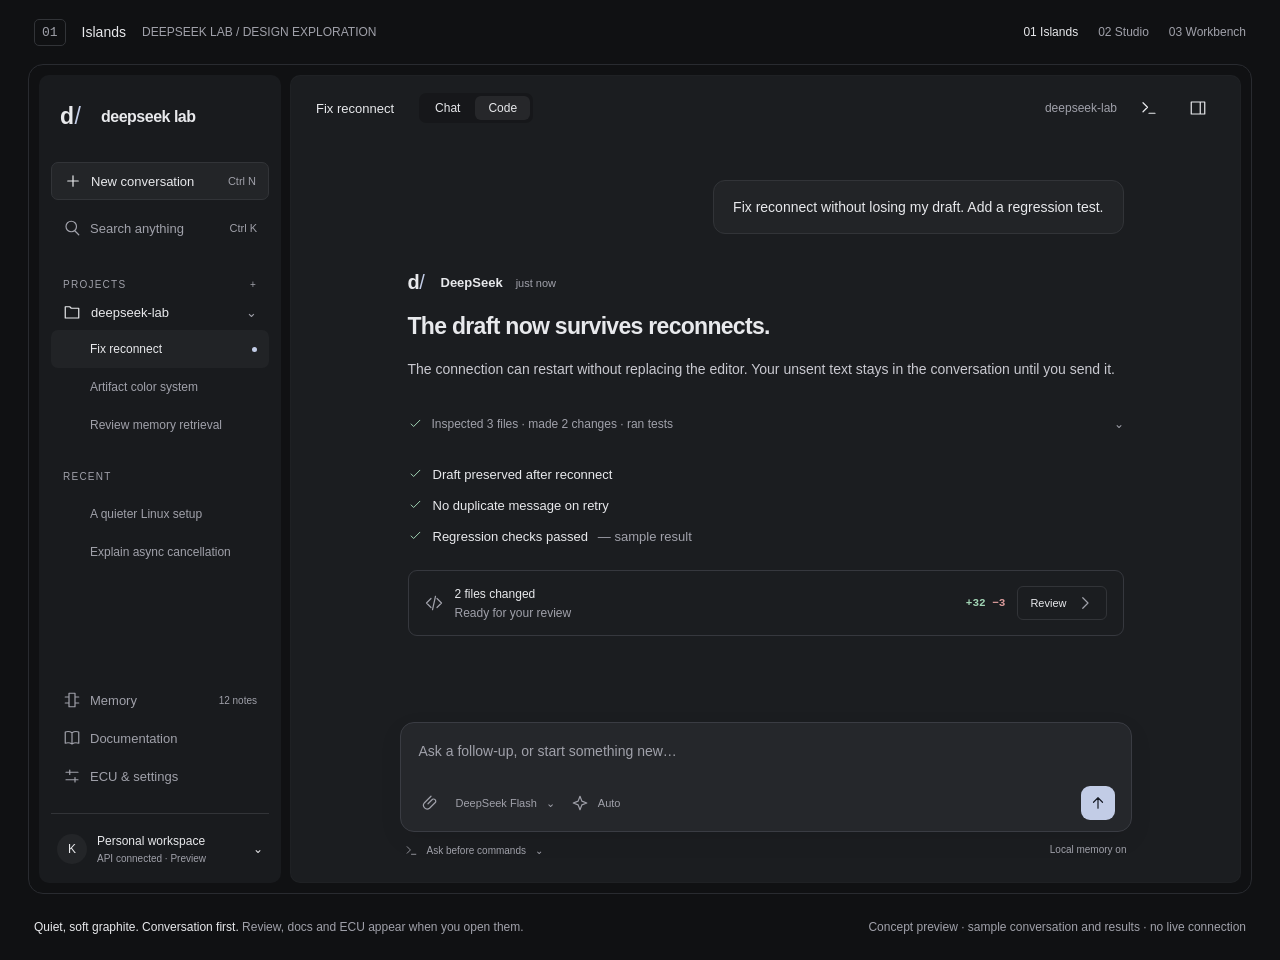
<file: .design/concepts/islands.html>
<!doctype html><html lang="en"><head><meta charset="utf-8"><meta name="viewport" content="width=device-width,initial-scale=1"><title>Islands · DeepSeek Lab concept</title><style>*{box-sizing:border-box} :root{font-family:"Inter","Adwaita Sans",sans-serif;font-size:14px;color-scheme:dark;--bg:#0e1012;--panel:#171a1d;--line:#2c3035;--text:#e8e9ec;--muted:#969ba5;--accent:#b8c8ec;--green:#a1d4b4}body{margin:0;background:var(--bg);color:var(--text)}button,textarea{font:inherit;color:inherit}button{cursor:pointer;background:none;border:0;display:flex;align-items:center;gap:9px;white-space:nowrap}button:hover{background:var(--hover,#ffffff09)}button:focus-visible,textarea:focus-visible,a:focus-visible{outline:2px solid var(--accent);outline-offset:3px}svg{width:18px;height:18px;fill:none;stroke:currentColor;stroke-width:1.6;stroke-linecap:round;stroke-linejoin:round;flex-shrink:0}small{font-size:12px;color:var(--muted)}kbd{margin-left:auto;font-family:inherit;font-size:11px;color:var(--muted)}.grow{flex:1}.muted{color:var(--muted)}.green{color:var(--green)}.red{color:#dc9c9c}.preview-top{height:64px;display:flex;align-items:center;padding:0 34px;gap:16px;color:var(--muted);font-size:12px}.preview-top strong{color:var(--text);font-size:14px;font-weight:500}.preview-top .number{font-family:monospace;font-size:13px;border:1px solid var(--line);padding:5px 7px;border-radius:5px}.preview-top nav{display:flex;gap:20px;margin-left:auto}.preview-top a{color:var(--muted);text-decoration:none}.preview-top a[aria-current]{color:var(--text)}.app{height:830px;margin:0 28px;overflow:hidden;border:1px solid var(--line);border-radius:15px;position:relative}.caption{height:66px;padding:19px 34px;display:flex;align-items:center;justify-content:space-between;font-size:12px;color:var(--muted)}.caption strong{font-weight:500;color:var(--text)}.logo{font-size:23px;letter-spacing:-3px;font-weight:700;color:var(--text);width:29px;display:inline-block}.logo span{color:var(--accent);font-weight:400}.brand{height:45px;display:flex;align-items:center;gap:12px;margin:0 9px 23px}.brand b{font-size:16px;font-weight:600;letter-spacing:-.5px}.sidebar{display:flex;flex-direction:column;padding:22px 16px;min-width:0}.sidebar button{height:38px;text-align:left;border-radius:7px;padding:0 12px;width:100%;font-size:13px}.new{background:#ffffff0b;border:1px solid var(--line)!important}.search{color:var(--muted);margin-top:9px}.section-label{font-size:10px;letter-spacing:1.25px;color:var(--muted);display:flex;justify-content:space-between;margin:32px 12px 13px}.project{display:flex;gap:10px;align-items:center;padding:0 12px;margin-bottom:9px;font-size:13px}.project>span{margin-left:auto;color:var(--muted)}.thread{padding-left:39px!important;color:var(--muted);font-size:12px!important}.thread.selected{background:#ffffff09;color:var(--text)}.dot{margin-left:auto;width:5px;height:5px;border-radius:50%;background:var(--accent)}.recent{margin-top:27px}.sidebar-bottom{margin-top:auto}.sidebar-bottom button{color:var(--muted)}.sidebar-bottom button small{margin-left:auto;font-size:10px}.account{border-top:1px solid var(--line);margin-top:18px;padding:20px 6px 0;display:flex;align-items:center;gap:10px;font-size:12px}.account small{display:block;margin-top:5px;font-size:10px}.account>span:last-child{margin-left:auto}.avatar{width:30px;height:30px;display:grid;place-items:center;background:#ffffff0b;border-radius:50%;font-size:12px}.main{display:flex;flex-direction:column;min-width:0;overflow:hidden}.main-head{display:flex;align-items:center;height:64px;padding:0 30px;gap:15px;flex-shrink:0;border-bottom:1px solid var(--line);font-size:13px}.main-head .muted{font-size:12px}.main-head button{padding:8px;border-radius:6px;font-size:12px}.mode{display:flex;padding:3px;border-radius:7px;background:#0003;gap:2px}.mode button{padding:5px 13px}.mode .active{background:#ffffff12}.conversation{width:100%;max-width:790px;margin:0 auto;padding:40px 42px 20px;flex:1;overflow:auto}.user-message{background:#ffffff08;border:1px solid var(--line);padding:15px 19px;border-radius:12px;font-size:14px;line-height:1.6;margin-left:auto;margin-bottom:37px;width:fit-content;max-width:95%}.assistant-label{display:flex;align-items:center;gap:10px;font-size:13px;font-weight:600;margin-bottom:18px}.assistant-label .logo{font-size:20px;width:23px}.assistant-label small{font-size:11px;font-weight:400;margin-left:3px}h1{font-size:23px;line-height:1.3;letter-spacing:-.7px;font-weight:600;margin:0 0 15px}p{line-height:1.85;color:var(--copy,#c0c4cc);font-size:14px;margin:0 0 22px}.process{margin:22px 0}.process button{font-size:12px;color:var(--muted);padding:10px 0;width:100%;text-align:left;white-space:normal}.process button svg{color:var(--green);width:15px}.process button>span{margin-left:auto}.process-details{font-family:monospace;font-size:12px;line-height:2;padding:8px 24px;color:var(--muted)}.result-list{display:grid;gap:13px;font-size:13px;margin:18px 0 25px}.result-list>div{display:flex;align-items:center;gap:10px}.result-list svg{width:15px;color:var(--green)}.closing{font-size:13px}.composer-wrap{width:100%;max-width:790px;margin:0 auto;padding:0 34px 22px}.composer{background:var(--composer,#202328);border:1px solid var(--line);border-radius:14px;padding:15px 16px 11px;box-shadow:0 8px 24px #0001}.composer textarea{display:block;resize:none;width:100%;height:48px;background:transparent;border:0;outline:none;font-size:14px;line-height:1.7}.composer textarea::placeholder{color:var(--muted)}.composer-controls{display:flex;align-items:center;gap:6px}.composer-controls button{padding:5px;font-size:11px;color:var(--muted);border-radius:5px}.composer-controls .send{background:var(--accent);color:#171b25;border-radius:9px;padding:8px;margin-left:8px}.composer-footer{display:flex;justify-content:space-between;padding:12px 5px 0;color:var(--muted);font-size:10px}.composer-footer button{font-size:10px;padding:0}.composer-footer svg{width:13px;height:13px}.inspector-title{display:flex;align-items:center;justify-content:space-between;font-size:13px;margin-bottom:24px}.inspector-title>span{font-size:11px;color:var(--muted)}.file-row{display:flex;gap:10px;align-items:center;font-size:12px;padding:13px 0;border-bottom:1px solid var(--line)}.file-row svg{color:var(--muted)}.file-row>span{flex:1}.file-row small{display:block;font-size:10px;margin-top:5px}.file-row b{font-family:monospace;font-size:11px;font-weight:400}.diff-head{font-size:10px;display:flex;justify-content:space-between;gap:4px;padding:13px 11px;background:#ffffff04;border:1px solid var(--line);border-bottom:0;border-radius:7px 7px 0 0;margin-top:25px}.diff-code{font-size:10px;line-height:2.5;border:1px solid var(--line);border-radius:0 0 7px 7px;overflow:auto;padding:8px 0;background:var(--code,#121416)}.diff-code>div{display:flex;white-space:pre}.diff-code em{font:inherit;font-style:normal;color:var(--muted);width:37px;text-align:center;flex-shrink:0;opacity:.6}.diff-code code{font-family:'JetBrains Mono',monospace;white-space:pre}.added{background:#65a37914;color:var(--green)}.removed{background:#b7636314;color:#dc9c9c}.test-receipt{display:flex;align-items:center;gap:11px;font-size:11px;margin-top:25px;color:var(--green)}.test-receipt small{display:block;font-size:10px;margin-top:6px}.test-receipt svg{width:17px}.review-button{border:1px solid var(--line);border-radius:7px;width:100%;padding:11px 12px;margin-top:26px;justify-content:space-between;font-size:11px}.terminal-top{display:flex;gap:18px;padding:13px 20px;border-bottom:1px solid var(--line);font-size:11px}.terminal-top>span{color:var(--muted);font-size:10px}.terminal-top small{font-size:10px}.terminal-body{font-family:'JetBrains Mono',monospace;font-size:11px;line-height:1.95;padding:14px 20px}.terminal-ok{float:right;color:var(--green)}.prompt{color:var(--accent)}.inspector{padding:28px 24px;background:var(--panel);overflow:auto}.modal-backdrop{position:absolute;inset:0;background:#0008;z-index:9;display:grid;place-items:center;backdrop-filter:blur(3px)}[hidden]{display:none!important}.modal{background:var(--panel);border:1px solid var(--line);border-radius:16px;width:490px;padding:28px;box-shadow:0 24px 90px #0005}.modal header{display:flex;justify-content:space-between;align-items:center;margin-bottom:26px}.modal h2{margin:0;font-size:20px}.modal header button{padding:8px}.modal p{font-size:13px}.modal .setting{padding:15px 0;border-bottom:1px solid var(--line);display:flex;justify-content:space-between;font-size:13px}.modal .setting span{color:var(--muted)}.modal label{display:block;margin-top:18px;font-size:12px}.modal select,.modal input{width:100%;padding:10px;margin-top:8px;color:var(--text);background:var(--bg);border:1px solid var(--line);border-radius:7px;font:inherit}.toast{position:absolute;bottom:24px;left:50%;transform:translateX(-50%);background:var(--text);color:var(--bg);padding:14px 22px;border-radius:10px;font-size:13px;z-index:20}.sidebar-toggle{display:none}.caption span:last-child{text-align:right}body{--bg:#101113;--panel:#1c1e21;--line:#323438;--accent:#c2cce6;--muted:#a0a1aa;--copy:#c9c9d0}.app{display:grid;grid-template-columns:242px minmax(0,1fr);padding:10px;gap:9px;background:#101113;border-color:#292b30}.sidebar{background:#191b1e;border-radius:10px;padding:19px 12px}.main{border-radius:10px;background:#1b1d20;border:1px solid #ffffff05}.main-head{border-bottom:0;padding:0 25px}.conversation{max-width:800px;padding-top:40px}.composer-wrap{max-width:800px;padding-bottom:25px}.composer{--composer:#25272b;--line:#3a3c43}.main-head .context{margin-left:auto}.mini-review{display:flex;align-items:center;gap:12px;padding:15px 16px;border:1px solid #36383e;border-radius:9px;font-size:12px;margin-top:25px}.mini-review>span{flex:1}.mini-review small{display:block;margin-top:5px}.mini-review svg{color:var(--muted)}.mini-review .green{font-family:monospace;font-size:11px}.mini-review button{font-size:11px;border:1px solid var(--line);padding:7px 12px;border-radius:6px}.conversation .closing{display:none}.main-head .mode{margin-left:10px}</style></head><body><header class="preview-top"><span class="number">01</span><strong>Islands</strong><span>DEEPSEEK LAB / DESIGN EXPLORATION</span><nav><a href="islands.html" aria-current="page" >01 Islands</a><a href="studio.html" >02 Studio</a><a href="workbench.html" >03 Workbench</a></nav></header><div class="app"><aside class="sidebar"><div class="brand"><span class="logo">d<span> /</span></span><b>deepseek lab</b></div><button class="new" data-action="new"><svg viewBox="0 0 24 24" aria-hidden="true"><path d="M12 5v14M5 12h14"/></svg> New conversation <kbd>Ctrl N</kbd></button><button class="search" data-panel="Search"><svg viewBox="0 0 24 24" aria-hidden="true"><path d="M21 21l-5-5M18 10a7 7 0 1 1-14 0 7 7 0 0 1 14 0Z"/></svg> Search anything <kbd>Ctrl K</kbd></button><div class="section-label">PROJECTS <span>+</span></div><div class="project"><svg viewBox="0 0 24 24" aria-hidden="true"><path d="M3 7V5h6l2 2h10v13H3Z"/></svg> deepseek-lab <span>⌄</span></div><button class="thread selected" data-task="Fix reconnect">Fix reconnect <span class="dot"></span></button><button class="thread" data-task="Artifact color system">Artifact color system</button><button class="thread" data-task="Review memory retrieval">Review memory retrieval</button><div class="section-label recent">RECENT</div><button class="thread" data-task="A quieter Linux setup">A quieter Linux setup</button><button class="thread" data-task="Explain async cancellation">Explain async cancellation</button><div class="sidebar-bottom"><button data-panel="Memory"><svg viewBox="0 0 24 24" aria-hidden="true"><path d="M8 3h8v18H8ZM3 8h5M3 16h5M16 8h5M16 16h5"/></svg> Memory <small>12 notes</small></button><button data-panel="Documentation"><svg viewBox="0 0 24 24" aria-hidden="true"><path d="M12 5c-3-2-6-2-9-1v15c3-1 6-1 9 1 3-2 6-2 9-1V4c-3-1-6-1-9 1Zm0 0v15"/></svg> Documentation</button><button data-panel="ECU controls"><svg viewBox="0 0 24 24" aria-hidden="true"><path d="M4 7h16M4 17h16M9 4v6M16 14v6"/></svg> ECU & settings</button><div class="account"><span class="avatar">K</span><div>Personal workspace<small>API connected · Preview</small></div><span>⌄</span></div></div></aside><main class="main"><header class="main-head"><span>Fix reconnect</span><div class="mode"><button data-mode="Chat">Chat</button><button data-mode="Code" class="active">Code</button></div><span class="context muted">deepseek-lab</span><button data-panel="Activity" title="Command activity"><svg viewBox="0 0 24 24" aria-hidden="true"><path d="m4 5 6 6-6 6M12 19h8"/></svg></button><button data-panel="Patch review" title="Open review"><svg viewBox="0 0 24 24" aria-hidden="true"><path d="M3 4h18v16H3ZM15 4v16"/></svg></button></header><section class="conversation"><div class="user-message">Fix reconnect without losing my draft. Add a regression test.</div><div class="assistant-label"><span class="logo">d<span> /</span></span><span>DeepSeek</span><small>just now</small></div><h1>The draft now survives reconnects.</h1><p>The connection can restart without replacing the editor. Your unsent text stays in the conversation until you send it.</p><div class="process"><button data-action="details"><svg viewBox="0 0 24 24" aria-hidden="true"><path d="m5 12 4 4L19 6"/></svg> Inspected 3 files · made 2 changes · ran tests <span>⌄</span></button><div class="process-details" hidden>Read desktop/webchat_view.py<br>Updated reconnect lifecycle<br>Added a draft-preservation regression test</div></div><div class="result-list"><div><svg viewBox="0 0 24 24" aria-hidden="true"><path d="m5 12 4 4L19 6"/></svg> Draft preserved after reconnect</div><div><svg viewBox="0 0 24 24" aria-hidden="true"><path d="m5 12 4 4L19 6"/></svg> No duplicate message on retry</div><div><svg viewBox="0 0 24 24" aria-hidden="true"><path d="m5 12 4 4L19 6"/></svg> Regression checks passed <span class="muted">— sample result</span></div></div><p class="closing">The changes are ready to review.</p><div class="mini-review"><svg viewBox="0 0 24 24" aria-hidden="true"><path d="m8 6-6 6 6 6M16 6l6 6-6 6M14 3l-4 18"/></svg><span>2 files changed<small>Ready for your review</small></span><b class="green">+32 <span class="red">−3</span></b><button data-panel="Patch review">Review <svg viewBox="0 0 24 24" aria-hidden="true"><path d="m9 5 7 7-7 7"/></svg></button></div></section><div class="composer-wrap"><div class="composer"><textarea aria-label="Message DeepSeek" placeholder="Ask a follow-up, or start something new…"></textarea><div class="composer-controls"><button title="Attach a file" data-panel="Attachments"><svg viewBox="0 0 24 24" aria-hidden="true"><path d="m8 13 6-6a3 3 0 0 1 4 4l-8 8a5 5 0 0 1-7-7l9-9"/></svg></button><button data-panel="Model & reasoning">DeepSeek Flash <span>⌄</span></button><button data-panel="Model & reasoning"><svg viewBox="0 0 24 24" aria-hidden="true"><path d="m12 3 2.5 6.5L21 12l-6.5 2.5L12 21l-2.5-6.5L3 12l6.5-2.5Z"/></svg> Auto</button><span class="grow"></span><button class="send" data-action="send" aria-label="Send message"><svg viewBox="0 0 24 24" aria-hidden="true"><path d="M12 19V5M6 11l6-6 6 6"/></svg></button></div></div><div class="composer-footer"><button data-panel="Command permissions"><svg viewBox="0 0 24 24" aria-hidden="true"><path d="m4 5 6 6-6 6M12 19h8"/></svg> Ask before commands <span>⌄</span></button><span>Local memory on</span></div></div></main><div class="modal-backdrop" hidden><section class="modal" role="dialog" aria-modal="true" aria-labelledby="modal-title"><header><h2 id="modal-title"></h2><button data-action="close" aria-label="Close panel"><svg viewBox="0 0 24 24" aria-hidden="true"><path d="m6 6 12 12M6 18 18 6"/></svg></button></header><div id="modal-content"></div><p style="margin:24px 0 0;font-size:11px">Concept preview · settings are not connected to the app.</p></section></div><div class="toast" role="status" hidden></div></div><footer class="caption"><span><strong>Quiet, soft graphite. Conversation first.</strong> Review, docs and ECU appear when you open them.</span><span>Concept preview · sample conversation and results · no live connection</span></footer><script>let previous;const overlay=document.querySelector('.modal-backdrop');const data={
'Memory':'<p>Notes DeepSeek can retrieve when relevant. You stay in control of what it remembers.</p><div class="setting">Linux environment <span>Arch · Niri</span></div><div class="setting">Coding preferences <span>4 notes</span></div><div class="setting">Project decisions <span>7 notes</span></div>',
'Documentation':'<p>~/Projects/deepseek-lab/docs</p><div class="setting">CURRENT-SCOPE.md <span>Scope</span></div><div class="setting">CURRENT-RESULTS.md <span>Evidence</span></div><div class="setting">RELIABILITY-CONTROLS.md <span>Reference</span></div>',
'ECU controls':'<p>The defaults are simple. Advanced controls live here when you need them.</p><label>Reasoning<select><option>Auto — adapt to the task</option><option>Low</option><option>High</option></select></label><label>Command permission<select><option>Ask before commands</option><option>Approve every command</option><option>Full access</option><option>Commands off</option></select></label><div class="setting">Memory retrieval <span>On demand</span></div><div class="setting">Retry budget <span>Bounded</span></div>',
'Command permissions':'<p>Commands show their input, output and elapsed time. Pick how they may run.</p><label>Permission<select><option>Ask before commands</option><option>Approve every command</option><option>Full access</option><option>Commands off</option></select></label>',
'Model & reasoning':'<label>Model<select><option>DeepSeek Flash</option><option>DeepSeek Pro</option></select></label><label>Reasoning<select><option>Auto</option><option>Low</option><option>High</option></select></label>',
'Search':'<label>Search conversations, docs and memory<input placeholder="Search this workspace…"></label>',
'Patch review':'<p>Sample review: 2 files changed. In the finished app this opens the full diff with verification evidence.</p><div class="setting">webchat_view.py <span>+8 −3</span></div><div class="setting">test_webchat.py <span>+24</span></div>',
'Attachments':'<p>The finished app opens a native file picker here. This preview does not read or upload your files.</p>',
'Activity':'<p>Sample command completed in 1.2 s.</p><div class="setting">Regression checks <span>3 passed · fixture</span></div>',
'Artifacts':'<p>Charts, diagrams and local images open here, alongside the conversation.</p>'};
function show(title,trigger){previous=trigger;document.querySelector('#modal-title').textContent=title;document.querySelector('#modal-content').innerHTML=data[title]||'<p>This panel is part of the concept.</p>';overlay.hidden=false;overlay.querySelector('button').focus()}
function close(){overlay.hidden=true;previous?.focus()}
function toast(t){let el=document.querySelector('.toast');el.textContent=t;el.hidden=false;setTimeout(()=>el.hidden=true,3500)}
document.addEventListener('click',e=>{const b=e.target.closest('button');if(!b)return;if(b.dataset.panel){show(b.dataset.panel,b);return}if(b.dataset.task){document.querySelectorAll('.thread').forEach(x=>x.classList.toggle('selected',x===b));toast('Preview selection: '+b.dataset.task)}if(b.dataset.action==='close')close();if(b.dataset.action==='details'){let d=b.parentElement.querySelector('.process-details');d.hidden=!d.hidden}if(b.dataset.action==='send')toast('Design preview only — no message sent.');if(b.dataset.action==='new')toast('New conversations will start with a clean canvas.');if(b.dataset.mode){document.querySelectorAll('[data-mode]').forEach(x=>x.classList.toggle('active',x===b));toast(b.dataset.mode+' mode selected for preview.')}});
overlay.addEventListener('click',e=>{if(e.target===overlay)close()});document.addEventListener('keydown',e=>{if(overlay.hidden)return;if(e.key==='Escape')close();if(e.key==='Tab'){let f=[...overlay.querySelectorAll('button,input,select')];let first=f[0],last=f.at(-1);if(e.shiftKey&&document.activeElement===first){e.preventDefault();last.focus()}else if(!e.shiftKey&&document.activeElement===last){e.preventDefault();first.focus()}}});</script></body></html>
</file>
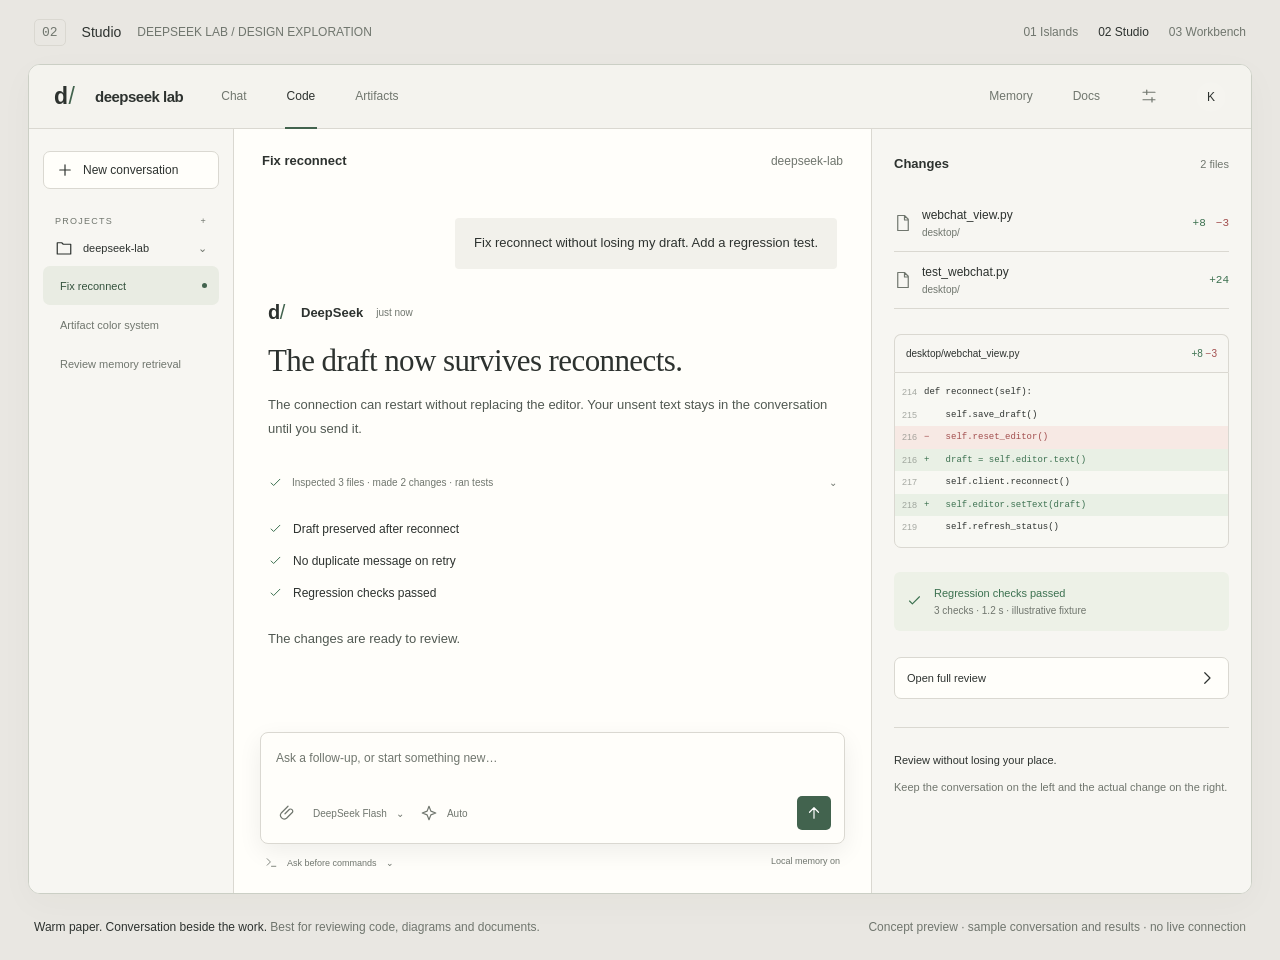
<file: .design/concepts/studio.html>
<!doctype html><html lang="en"><head><meta charset="utf-8"><meta name="viewport" content="width=device-width,initial-scale=1"><title>Studio · DeepSeek Lab concept</title><style>*{box-sizing:border-box} :root{font-family:"Inter","Adwaita Sans",sans-serif;font-size:14px;color-scheme:dark;--bg:#0e1012;--panel:#171a1d;--line:#2c3035;--text:#e8e9ec;--muted:#969ba5;--accent:#b8c8ec;--green:#a1d4b4}body{margin:0;background:var(--bg);color:var(--text)}button,textarea{font:inherit;color:inherit}button{cursor:pointer;background:none;border:0;display:flex;align-items:center;gap:9px;white-space:nowrap}button:hover{background:var(--hover,#ffffff09)}button:focus-visible,textarea:focus-visible,a:focus-visible{outline:2px solid var(--accent);outline-offset:3px}svg{width:18px;height:18px;fill:none;stroke:currentColor;stroke-width:1.6;stroke-linecap:round;stroke-linejoin:round;flex-shrink:0}small{font-size:12px;color:var(--muted)}kbd{margin-left:auto;font-family:inherit;font-size:11px;color:var(--muted)}.grow{flex:1}.muted{color:var(--muted)}.green{color:var(--green)}.red{color:#dc9c9c}.preview-top{height:64px;display:flex;align-items:center;padding:0 34px;gap:16px;color:var(--muted);font-size:12px}.preview-top strong{color:var(--text);font-size:14px;font-weight:500}.preview-top .number{font-family:monospace;font-size:13px;border:1px solid var(--line);padding:5px 7px;border-radius:5px}.preview-top nav{display:flex;gap:20px;margin-left:auto}.preview-top a{color:var(--muted);text-decoration:none}.preview-top a[aria-current]{color:var(--text)}.app{height:830px;margin:0 28px;overflow:hidden;border:1px solid var(--line);border-radius:15px;position:relative}.caption{height:66px;padding:19px 34px;display:flex;align-items:center;justify-content:space-between;font-size:12px;color:var(--muted)}.caption strong{font-weight:500;color:var(--text)}.logo{font-size:23px;letter-spacing:-3px;font-weight:700;color:var(--text);width:29px;display:inline-block}.logo span{color:var(--accent);font-weight:400}.brand{height:45px;display:flex;align-items:center;gap:12px;margin:0 9px 23px}.brand b{font-size:16px;font-weight:600;letter-spacing:-.5px}.sidebar{display:flex;flex-direction:column;padding:22px 16px;min-width:0}.sidebar button{height:38px;text-align:left;border-radius:7px;padding:0 12px;width:100%;font-size:13px}.new{background:#ffffff0b;border:1px solid var(--line)!important}.search{color:var(--muted);margin-top:9px}.section-label{font-size:10px;letter-spacing:1.25px;color:var(--muted);display:flex;justify-content:space-between;margin:32px 12px 13px}.project{display:flex;gap:10px;align-items:center;padding:0 12px;margin-bottom:9px;font-size:13px}.project>span{margin-left:auto;color:var(--muted)}.thread{padding-left:39px!important;color:var(--muted);font-size:12px!important}.thread.selected{background:#ffffff09;color:var(--text)}.dot{margin-left:auto;width:5px;height:5px;border-radius:50%;background:var(--accent)}.recent{margin-top:27px}.sidebar-bottom{margin-top:auto}.sidebar-bottom button{color:var(--muted)}.sidebar-bottom button small{margin-left:auto;font-size:10px}.account{border-top:1px solid var(--line);margin-top:18px;padding:20px 6px 0;display:flex;align-items:center;gap:10px;font-size:12px}.account small{display:block;margin-top:5px;font-size:10px}.account>span:last-child{margin-left:auto}.avatar{width:30px;height:30px;display:grid;place-items:center;background:#ffffff0b;border-radius:50%;font-size:12px}.main{display:flex;flex-direction:column;min-width:0;overflow:hidden}.main-head{display:flex;align-items:center;height:64px;padding:0 30px;gap:15px;flex-shrink:0;border-bottom:1px solid var(--line);font-size:13px}.main-head .muted{font-size:12px}.main-head button{padding:8px;border-radius:6px;font-size:12px}.mode{display:flex;padding:3px;border-radius:7px;background:#0003;gap:2px}.mode button{padding:5px 13px}.mode .active{background:#ffffff12}.conversation{width:100%;max-width:790px;margin:0 auto;padding:40px 42px 20px;flex:1;overflow:auto}.user-message{background:#ffffff08;border:1px solid var(--line);padding:15px 19px;border-radius:12px;font-size:14px;line-height:1.6;margin-left:auto;margin-bottom:37px;width:fit-content;max-width:95%}.assistant-label{display:flex;align-items:center;gap:10px;font-size:13px;font-weight:600;margin-bottom:18px}.assistant-label .logo{font-size:20px;width:23px}.assistant-label small{font-size:11px;font-weight:400;margin-left:3px}h1{font-size:23px;line-height:1.3;letter-spacing:-.7px;font-weight:600;margin:0 0 15px}p{line-height:1.85;color:var(--copy,#c0c4cc);font-size:14px;margin:0 0 22px}.process{margin:22px 0}.process button{font-size:12px;color:var(--muted);padding:10px 0;width:100%;text-align:left;white-space:normal}.process button svg{color:var(--green);width:15px}.process button>span{margin-left:auto}.process-details{font-family:monospace;font-size:12px;line-height:2;padding:8px 24px;color:var(--muted)}.result-list{display:grid;gap:13px;font-size:13px;margin:18px 0 25px}.result-list>div{display:flex;align-items:center;gap:10px}.result-list svg{width:15px;color:var(--green)}.closing{font-size:13px}.composer-wrap{width:100%;max-width:790px;margin:0 auto;padding:0 34px 22px}.composer{background:var(--composer,#202328);border:1px solid var(--line);border-radius:14px;padding:15px 16px 11px;box-shadow:0 8px 24px #0001}.composer textarea{display:block;resize:none;width:100%;height:48px;background:transparent;border:0;outline:none;font-size:14px;line-height:1.7}.composer textarea::placeholder{color:var(--muted)}.composer-controls{display:flex;align-items:center;gap:6px}.composer-controls button{padding:5px;font-size:11px;color:var(--muted);border-radius:5px}.composer-controls .send{background:var(--accent);color:#171b25;border-radius:9px;padding:8px;margin-left:8px}.composer-footer{display:flex;justify-content:space-between;padding:12px 5px 0;color:var(--muted);font-size:10px}.composer-footer button{font-size:10px;padding:0}.composer-footer svg{width:13px;height:13px}.inspector-title{display:flex;align-items:center;justify-content:space-between;font-size:13px;margin-bottom:24px}.inspector-title>span{font-size:11px;color:var(--muted)}.file-row{display:flex;gap:10px;align-items:center;font-size:12px;padding:13px 0;border-bottom:1px solid var(--line)}.file-row svg{color:var(--muted)}.file-row>span{flex:1}.file-row small{display:block;font-size:10px;margin-top:5px}.file-row b{font-family:monospace;font-size:11px;font-weight:400}.diff-head{font-size:10px;display:flex;justify-content:space-between;gap:4px;padding:13px 11px;background:#ffffff04;border:1px solid var(--line);border-bottom:0;border-radius:7px 7px 0 0;margin-top:25px}.diff-code{font-size:10px;line-height:2.5;border:1px solid var(--line);border-radius:0 0 7px 7px;overflow:auto;padding:8px 0;background:var(--code,#121416)}.diff-code>div{display:flex;white-space:pre}.diff-code em{font:inherit;font-style:normal;color:var(--muted);width:37px;text-align:center;flex-shrink:0;opacity:.6}.diff-code code{font-family:'JetBrains Mono',monospace;white-space:pre}.added{background:#65a37914;color:var(--green)}.removed{background:#b7636314;color:#dc9c9c}.test-receipt{display:flex;align-items:center;gap:11px;font-size:11px;margin-top:25px;color:var(--green)}.test-receipt small{display:block;font-size:10px;margin-top:6px}.test-receipt svg{width:17px}.review-button{border:1px solid var(--line);border-radius:7px;width:100%;padding:11px 12px;margin-top:26px;justify-content:space-between;font-size:11px}.terminal-top{display:flex;gap:18px;padding:13px 20px;border-bottom:1px solid var(--line);font-size:11px}.terminal-top>span{color:var(--muted);font-size:10px}.terminal-top small{font-size:10px}.terminal-body{font-family:'JetBrains Mono',monospace;font-size:11px;line-height:1.95;padding:14px 20px}.terminal-ok{float:right;color:var(--green)}.prompt{color:var(--accent)}.inspector{padding:28px 24px;background:var(--panel);overflow:auto}.modal-backdrop{position:absolute;inset:0;background:#0008;z-index:9;display:grid;place-items:center;backdrop-filter:blur(3px)}[hidden]{display:none!important}.modal{background:var(--panel);border:1px solid var(--line);border-radius:16px;width:490px;padding:28px;box-shadow:0 24px 90px #0005}.modal header{display:flex;justify-content:space-between;align-items:center;margin-bottom:26px}.modal h2{margin:0;font-size:20px}.modal header button{padding:8px}.modal p{font-size:13px}.modal .setting{padding:15px 0;border-bottom:1px solid var(--line);display:flex;justify-content:space-between;font-size:13px}.modal .setting span{color:var(--muted)}.modal label{display:block;margin-top:18px;font-size:12px}.modal select,.modal input{width:100%;padding:10px;margin-top:8px;color:var(--text);background:var(--bg);border:1px solid var(--line);border-radius:7px;font:inherit}.toast{position:absolute;bottom:24px;left:50%;transform:translateX(-50%);background:var(--text);color:var(--bg);padding:14px 22px;border-radius:10px;font-size:13px;z-index:20}.sidebar-toggle{display:none}.caption span:last-child{text-align:right}body{color-scheme:light;--bg:#e9e7e2;--panel:#f7f6f2;--line:#dad8d1;--text:#2d322f;--muted:#70766e;--accent:#42634e;--green:#3c7150;--copy:#515952;--composer:#fffefa;--code:#f8f8f3;--hover:#00000006}.app{background:#fffefa;display:grid;grid-template-rows:64px minmax(0,1fr);border-radius:12px;border-color:#cbcfc5;box-shadow:0 10px 35px #33331108}.studio-top{display:flex;align-items:center;padding:0 25px;border-bottom:1px solid var(--line);gap:36px;background:#f4f3ee}.studio-top .brand{height:auto;margin:0}.studio-top .brand b{font-size:15px}.studio-top>button{font-size:12px;height:64px;border-radius:0;color:var(--muted);border-bottom:2px solid transparent;padding:0 2px}.studio-top>button.active{border-color:var(--accent);color:var(--text)}.studio-top .grow{flex:1}.studio-top small{font-size:11px}.studio-body{display:grid;grid-template-columns:205px minmax(0,1fr) 380px;min-height:0}.sidebar{padding:22px 14px;background:#f7f6f2;border-right:1px solid var(--line)}.sidebar .brand,.sidebar .search,.sidebar .recent,.sidebar .thread:nth-of-type(n+6),.sidebar .sidebar-bottom{display:none}.sidebar .new{font-size:12px;background:#fffefa}.sidebar .new kbd{display:none}.sidebar .thread{padding-left:17px!important;font-size:11px!important}.sidebar .thread.selected{background:#e9ece3;color:#35533e}.sidebar .section-label{font-size:9px;margin-top:27px}.sidebar .project{font-size:11px}.sidebar .thread{height:39px}.main-head{height:63px;padding:0 28px;border-bottom:0}.main-head .muted{font-size:10px}.conversation{padding:26px 34px 10px}.user-message{background:#f2f1eb;border:0;font-size:13px;margin-bottom:32px;border-radius:4px}.assistant-label{margin-bottom:19px}.assistant-label small{font-size:10px}h1{font-family:'Caladea',Georgia,serif;font-size:31px;font-weight:400;letter-spacing:-.6px;line-height:1.15}.conversation p{font-size:13px;line-height:1.85}.result-list{font-size:12px;gap:14px}.result-list .muted{display:none}.process{margin:17px 0}.process button{font-size:10px}.composer-wrap{padding:0 26px 24px}.composer{border-radius:8px;padding:13px}.composer textarea{font-size:12px;height:50px}.composer-controls button{font-size:10px}.composer-controls .send{color:#fff;background:var(--accent);border-radius:5px}.composer-footer{font-size:9px}.composer-footer button{font-size:9px}.inspector{border-left:1px solid var(--line);padding:27px 22px}.diff-code{font-size:9px}.diff-code em{width:29px}.removed{color:#a24e4e;background:#f7e9e4}.added{background:#e9f0e5}.red{color:#a24e4e}.inspector .test-receipt{background:#edf1e7;padding:15px 12px;border-radius:6px;margin-top:24px}.review-button{background:#fffefa}.studio-note{margin-top:28px;padding-top:22px;border-top:1px solid var(--line);font-size:11px;color:var(--muted);line-height:1.9}.studio-note b{display:block;color:var(--text);font-weight:500;margin-bottom:7px}</style></head><body><header class="preview-top"><span class="number">02</span><strong>Studio</strong><span>DEEPSEEK LAB / DESIGN EXPLORATION</span><nav><a href="islands.html" >01 Islands</a><a href="studio.html" aria-current="page" >02 Studio</a><a href="workbench.html" >03 Workbench</a></nav></header><div class="app"><header class="studio-top"><div class="brand"><span class="logo">d<span> /</span></span><b>deepseek lab</b></div><button data-mode="Chat">Chat</button><button data-mode="Code" class="active">Code</button><button data-panel="Artifacts">Artifacts</button><span class="grow"></span><button data-panel="Memory">Memory</button><button data-panel="Documentation">Docs</button><button data-panel="ECU controls"><svg viewBox="0 0 24 24" aria-hidden="true"><path d="M4 7h16M4 17h16M9 4v6M16 14v6"/></svg></button><span class="avatar">K</span></header><div class="studio-body"><aside class="sidebar"><div class="brand"><span class="logo">d<span> /</span></span><b>deepseek lab</b></div><button class="new" data-action="new"><svg viewBox="0 0 24 24" aria-hidden="true"><path d="M12 5v14M5 12h14"/></svg> New conversation <kbd>Ctrl N</kbd></button><button class="search" data-panel="Search"><svg viewBox="0 0 24 24" aria-hidden="true"><path d="M21 21l-5-5M18 10a7 7 0 1 1-14 0 7 7 0 0 1 14 0Z"/></svg> Search anything <kbd>Ctrl K</kbd></button><div class="section-label">PROJECTS <span>+</span></div><div class="project"><svg viewBox="0 0 24 24" aria-hidden="true"><path d="M3 7V5h6l2 2h10v13H3Z"/></svg> deepseek-lab <span>⌄</span></div><button class="thread selected" data-task="Fix reconnect">Fix reconnect <span class="dot"></span></button><button class="thread" data-task="Artifact color system">Artifact color system</button><button class="thread" data-task="Review memory retrieval">Review memory retrieval</button><div class="section-label recent">RECENT</div><button class="thread" data-task="A quieter Linux setup">A quieter Linux setup</button><button class="thread" data-task="Explain async cancellation">Explain async cancellation</button><div class="sidebar-bottom"><button data-panel="Memory"><svg viewBox="0 0 24 24" aria-hidden="true"><path d="M8 3h8v18H8ZM3 8h5M3 16h5M16 8h5M16 16h5"/></svg> Memory <small>12 notes</small></button><button data-panel="Documentation"><svg viewBox="0 0 24 24" aria-hidden="true"><path d="M12 5c-3-2-6-2-9-1v15c3-1 6-1 9 1 3-2 6-2 9-1V4c-3-1-6-1-9 1Zm0 0v15"/></svg> Documentation</button><button data-panel="ECU controls"><svg viewBox="0 0 24 24" aria-hidden="true"><path d="M4 7h16M4 17h16M9 4v6M16 14v6"/></svg> ECU & settings</button><div class="account"><span class="avatar">K</span><div>Personal workspace<small>API connected · Preview</small></div><span>⌄</span></div></div></aside><main class="main"><header class="main-head"><b>Fix reconnect</b><span class="grow"></span><small>deepseek-lab</small></header><section class="conversation"><div class="user-message">Fix reconnect without losing my draft. Add a regression test.</div><div class="assistant-label"><span class="logo">d<span> /</span></span><span>DeepSeek</span><small>just now</small></div><h1>The draft now survives reconnects.</h1><p>The connection can restart without replacing the editor. Your unsent text stays in the conversation until you send it.</p><div class="process"><button data-action="details"><svg viewBox="0 0 24 24" aria-hidden="true"><path d="m5 12 4 4L19 6"/></svg> Inspected 3 files · made 2 changes · ran tests <span>⌄</span></button><div class="process-details" hidden>Read desktop/webchat_view.py<br>Updated reconnect lifecycle<br>Added a draft-preservation regression test</div></div><div class="result-list"><div><svg viewBox="0 0 24 24" aria-hidden="true"><path d="m5 12 4 4L19 6"/></svg> Draft preserved after reconnect</div><div><svg viewBox="0 0 24 24" aria-hidden="true"><path d="m5 12 4 4L19 6"/></svg> No duplicate message on retry</div><div><svg viewBox="0 0 24 24" aria-hidden="true"><path d="m5 12 4 4L19 6"/></svg> Regression checks passed <span class="muted">— sample result</span></div></div><p class="closing">The changes are ready to review.</p></section><div class="composer-wrap"><div class="composer"><textarea aria-label="Message DeepSeek" placeholder="Ask a follow-up, or start something new…"></textarea><div class="composer-controls"><button title="Attach a file" data-panel="Attachments"><svg viewBox="0 0 24 24" aria-hidden="true"><path d="m8 13 6-6a3 3 0 0 1 4 4l-8 8a5 5 0 0 1-7-7l9-9"/></svg></button><button data-panel="Model & reasoning">DeepSeek Flash <span>⌄</span></button><button data-panel="Model & reasoning"><svg viewBox="0 0 24 24" aria-hidden="true"><path d="m12 3 2.5 6.5L21 12l-6.5 2.5L12 21l-2.5-6.5L3 12l6.5-2.5Z"/></svg> Auto</button><span class="grow"></span><button class="send" data-action="send" aria-label="Send message"><svg viewBox="0 0 24 24" aria-hidden="true"><path d="M12 19V5M6 11l6-6 6 6"/></svg></button></div></div><div class="composer-footer"><button data-panel="Command permissions"><svg viewBox="0 0 24 24" aria-hidden="true"><path d="m4 5 6 6-6 6M12 19h8"/></svg> Ask before commands <span>⌄</span></button><span>Local memory on</span></div></div></main><aside class="inspector"><div class="inspector-title"><b>Changes</b><span>2 files</span></div><div class="file-row"><svg viewBox="0 0 24 24" aria-hidden="true"><path d="M14 2H5v20h14V7ZM14 2v6h5"/></svg><span>webchat_view.py<small>desktop/</small></span><b class="green">+8</b><b class="red">−3</b></div><div class="file-row"><svg viewBox="0 0 24 24" aria-hidden="true"><path d="M14 2H5v20h14V7ZM14 2v6h5"/></svg><span>test_webchat.py<small>desktop/</small></span><b class="green">+24</b></div><div class="diff-head"><span>desktop/webchat_view.py</span><span class="green">+8 <span class="red">−3</span></span></div><div class="diff-code"><div><em>214</em><code>def reconnect(self):</code></div><div><em>215</em><code>    self.save_draft()</code></div><div class="removed"><em>216</em><code>−   self.reset_editor()</code></div><div class="added"><em>216</em><code>+   draft = self.editor.text()</code></div><div><em>217</em><code>    self.client.reconnect()</code></div><div class="added"><em>218</em><code>+   self.editor.setText(draft)</code></div><div><em>219</em><code>    self.refresh_status()</code></div></div><div class="test-receipt"><svg viewBox="0 0 24 24" aria-hidden="true"><path d="m5 12 4 4L19 6"/></svg><div>Regression checks passed<small>3 checks · 1.2 s · illustrative fixture</small></div></div><button class="review-button" data-panel="Patch review">Open full review <svg viewBox="0 0 24 24" aria-hidden="true"><path d="m9 5 7 7-7 7"/></svg></button><div class="studio-note"><b>Review without losing your place.</b>Keep the conversation on the left and the actual change on the right.</div></aside></div><div class="modal-backdrop" hidden><section class="modal" role="dialog" aria-modal="true" aria-labelledby="modal-title"><header><h2 id="modal-title"></h2><button data-action="close" aria-label="Close panel"><svg viewBox="0 0 24 24" aria-hidden="true"><path d="m6 6 12 12M6 18 18 6"/></svg></button></header><div id="modal-content"></div><p style="margin:24px 0 0;font-size:11px">Concept preview · settings are not connected to the app.</p></section></div><div class="toast" role="status" hidden></div></div><footer class="caption"><span><strong>Warm paper. Conversation beside the work.</strong> Best for reviewing code, diagrams and documents.</span><span>Concept preview · sample conversation and results · no live connection</span></footer><script>let previous;const overlay=document.querySelector('.modal-backdrop');const data={
'Memory':'<p>Notes DeepSeek can retrieve when relevant. You stay in control of what it remembers.</p><div class="setting">Linux environment <span>Arch · Niri</span></div><div class="setting">Coding preferences <span>4 notes</span></div><div class="setting">Project decisions <span>7 notes</span></div>',
'Documentation':'<p>~/Projects/deepseek-lab/docs</p><div class="setting">CURRENT-SCOPE.md <span>Scope</span></div><div class="setting">CURRENT-RESULTS.md <span>Evidence</span></div><div class="setting">RELIABILITY-CONTROLS.md <span>Reference</span></div>',
'ECU controls':'<p>The defaults are simple. Advanced controls live here when you need them.</p><label>Reasoning<select><option>Auto — adapt to the task</option><option>Low</option><option>High</option></select></label><label>Command permission<select><option>Ask before commands</option><option>Approve every command</option><option>Full access</option><option>Commands off</option></select></label><div class="setting">Memory retrieval <span>On demand</span></div><div class="setting">Retry budget <span>Bounded</span></div>',
'Command permissions':'<p>Commands show their input, output and elapsed time. Pick how they may run.</p><label>Permission<select><option>Ask before commands</option><option>Approve every command</option><option>Full access</option><option>Commands off</option></select></label>',
'Model & reasoning':'<label>Model<select><option>DeepSeek Flash</option><option>DeepSeek Pro</option></select></label><label>Reasoning<select><option>Auto</option><option>Low</option><option>High</option></select></label>',
'Search':'<label>Search conversations, docs and memory<input placeholder="Search this workspace…"></label>',
'Patch review':'<p>Sample review: 2 files changed. In the finished app this opens the full diff with verification evidence.</p><div class="setting">webchat_view.py <span>+8 −3</span></div><div class="setting">test_webchat.py <span>+24</span></div>',
'Attachments':'<p>The finished app opens a native file picker here. This preview does not read or upload your files.</p>',
'Activity':'<p>Sample command completed in 1.2 s.</p><div class="setting">Regression checks <span>3 passed · fixture</span></div>',
'Artifacts':'<p>Charts, diagrams and local images open here, alongside the conversation.</p>'};
function show(title,trigger){previous=trigger;document.querySelector('#modal-title').textContent=title;document.querySelector('#modal-content').innerHTML=data[title]||'<p>This panel is part of the concept.</p>';overlay.hidden=false;overlay.querySelector('button').focus()}
function close(){overlay.hidden=true;previous?.focus()}
function toast(t){let el=document.querySelector('.toast');el.textContent=t;el.hidden=false;setTimeout(()=>el.hidden=true,3500)}
document.addEventListener('click',e=>{const b=e.target.closest('button');if(!b)return;if(b.dataset.panel){show(b.dataset.panel,b);return}if(b.dataset.task){document.querySelectorAll('.thread').forEach(x=>x.classList.toggle('selected',x===b));toast('Preview selection: '+b.dataset.task)}if(b.dataset.action==='close')close();if(b.dataset.action==='details'){let d=b.parentElement.querySelector('.process-details');d.hidden=!d.hidden}if(b.dataset.action==='send')toast('Design preview only — no message sent.');if(b.dataset.action==='new')toast('New conversations will start with a clean canvas.');if(b.dataset.mode){document.querySelectorAll('[data-mode]').forEach(x=>x.classList.toggle('active',x===b));toast(b.dataset.mode+' mode selected for preview.')}});
overlay.addEventListener('click',e=>{if(e.target===overlay)close()});document.addEventListener('keydown',e=>{if(overlay.hidden)return;if(e.key==='Escape')close();if(e.key==='Tab'){let f=[...overlay.querySelectorAll('button,input,select')];let first=f[0],last=f.at(-1);if(e.shiftKey&&document.activeElement===first){e.preventDefault();last.focus()}else if(!e.shiftKey&&document.activeElement===last){e.preventDefault();first.focus()}}});</script></body></html>
</file>
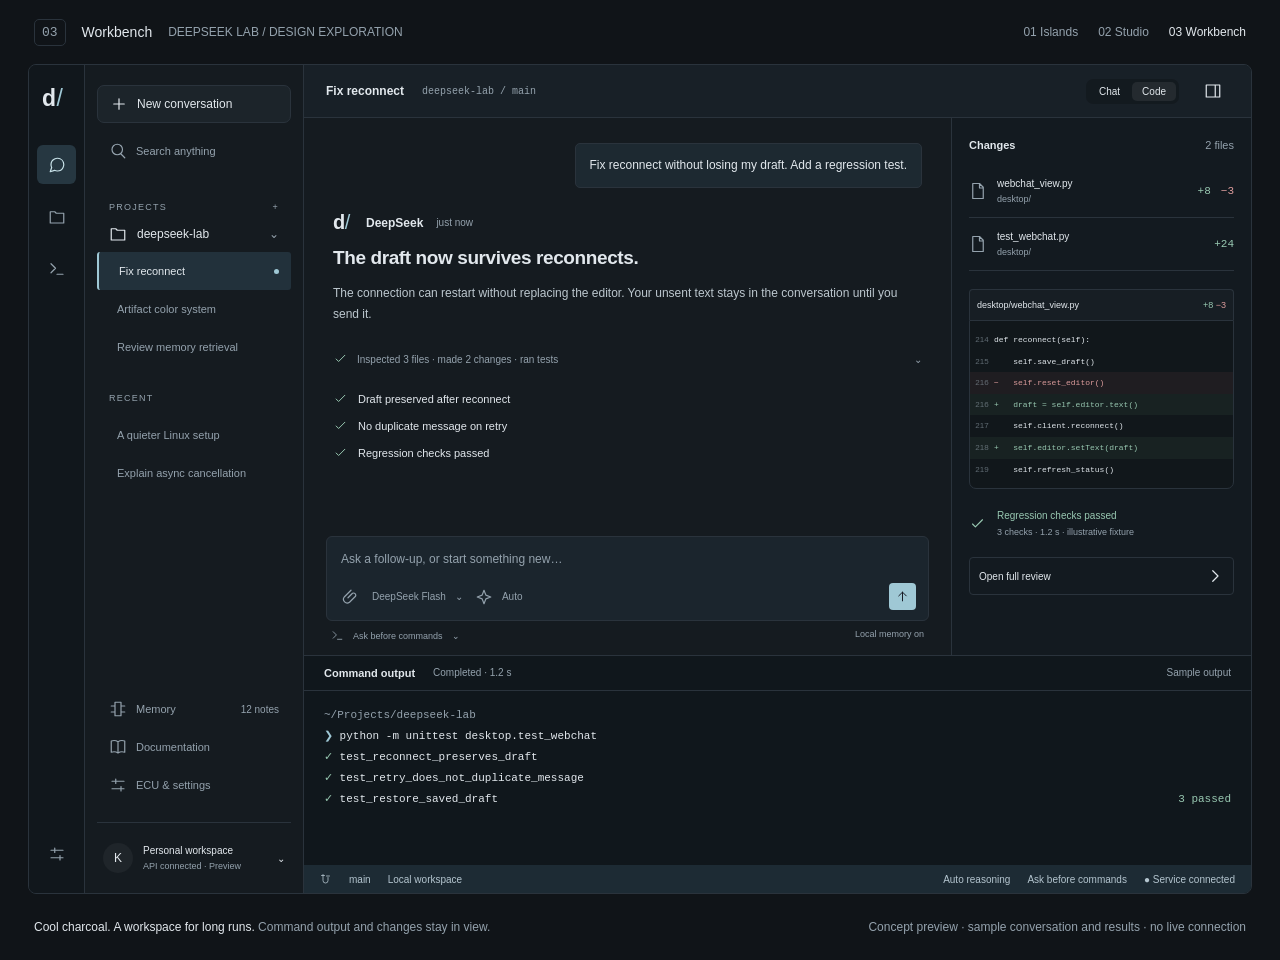
<file: .design/concepts/workbench.html>
<!doctype html><html lang="en"><head><meta charset="utf-8"><meta name="viewport" content="width=device-width,initial-scale=1"><title>Workbench · DeepSeek Lab concept</title><style>*{box-sizing:border-box} :root{font-family:"Inter","Adwaita Sans",sans-serif;font-size:14px;color-scheme:dark;--bg:#0e1012;--panel:#171a1d;--line:#2c3035;--text:#e8e9ec;--muted:#969ba5;--accent:#b8c8ec;--green:#a1d4b4}body{margin:0;background:var(--bg);color:var(--text)}button,textarea{font:inherit;color:inherit}button{cursor:pointer;background:none;border:0;display:flex;align-items:center;gap:9px;white-space:nowrap}button:hover{background:var(--hover,#ffffff09)}button:focus-visible,textarea:focus-visible,a:focus-visible{outline:2px solid var(--accent);outline-offset:3px}svg{width:18px;height:18px;fill:none;stroke:currentColor;stroke-width:1.6;stroke-linecap:round;stroke-linejoin:round;flex-shrink:0}small{font-size:12px;color:var(--muted)}kbd{margin-left:auto;font-family:inherit;font-size:11px;color:var(--muted)}.grow{flex:1}.muted{color:var(--muted)}.green{color:var(--green)}.red{color:#dc9c9c}.preview-top{height:64px;display:flex;align-items:center;padding:0 34px;gap:16px;color:var(--muted);font-size:12px}.preview-top strong{color:var(--text);font-size:14px;font-weight:500}.preview-top .number{font-family:monospace;font-size:13px;border:1px solid var(--line);padding:5px 7px;border-radius:5px}.preview-top nav{display:flex;gap:20px;margin-left:auto}.preview-top a{color:var(--muted);text-decoration:none}.preview-top a[aria-current]{color:var(--text)}.app{height:830px;margin:0 28px;overflow:hidden;border:1px solid var(--line);border-radius:15px;position:relative}.caption{height:66px;padding:19px 34px;display:flex;align-items:center;justify-content:space-between;font-size:12px;color:var(--muted)}.caption strong{font-weight:500;color:var(--text)}.logo{font-size:23px;letter-spacing:-3px;font-weight:700;color:var(--text);width:29px;display:inline-block}.logo span{color:var(--accent);font-weight:400}.brand{height:45px;display:flex;align-items:center;gap:12px;margin:0 9px 23px}.brand b{font-size:16px;font-weight:600;letter-spacing:-.5px}.sidebar{display:flex;flex-direction:column;padding:22px 16px;min-width:0}.sidebar button{height:38px;text-align:left;border-radius:7px;padding:0 12px;width:100%;font-size:13px}.new{background:#ffffff0b;border:1px solid var(--line)!important}.search{color:var(--muted);margin-top:9px}.section-label{font-size:10px;letter-spacing:1.25px;color:var(--muted);display:flex;justify-content:space-between;margin:32px 12px 13px}.project{display:flex;gap:10px;align-items:center;padding:0 12px;margin-bottom:9px;font-size:13px}.project>span{margin-left:auto;color:var(--muted)}.thread{padding-left:39px!important;color:var(--muted);font-size:12px!important}.thread.selected{background:#ffffff09;color:var(--text)}.dot{margin-left:auto;width:5px;height:5px;border-radius:50%;background:var(--accent)}.recent{margin-top:27px}.sidebar-bottom{margin-top:auto}.sidebar-bottom button{color:var(--muted)}.sidebar-bottom button small{margin-left:auto;font-size:10px}.account{border-top:1px solid var(--line);margin-top:18px;padding:20px 6px 0;display:flex;align-items:center;gap:10px;font-size:12px}.account small{display:block;margin-top:5px;font-size:10px}.account>span:last-child{margin-left:auto}.avatar{width:30px;height:30px;display:grid;place-items:center;background:#ffffff0b;border-radius:50%;font-size:12px}.main{display:flex;flex-direction:column;min-width:0;overflow:hidden}.main-head{display:flex;align-items:center;height:64px;padding:0 30px;gap:15px;flex-shrink:0;border-bottom:1px solid var(--line);font-size:13px}.main-head .muted{font-size:12px}.main-head button{padding:8px;border-radius:6px;font-size:12px}.mode{display:flex;padding:3px;border-radius:7px;background:#0003;gap:2px}.mode button{padding:5px 13px}.mode .active{background:#ffffff12}.conversation{width:100%;max-width:790px;margin:0 auto;padding:40px 42px 20px;flex:1;overflow:auto}.user-message{background:#ffffff08;border:1px solid var(--line);padding:15px 19px;border-radius:12px;font-size:14px;line-height:1.6;margin-left:auto;margin-bottom:37px;width:fit-content;max-width:95%}.assistant-label{display:flex;align-items:center;gap:10px;font-size:13px;font-weight:600;margin-bottom:18px}.assistant-label .logo{font-size:20px;width:23px}.assistant-label small{font-size:11px;font-weight:400;margin-left:3px}h1{font-size:23px;line-height:1.3;letter-spacing:-.7px;font-weight:600;margin:0 0 15px}p{line-height:1.85;color:var(--copy,#c0c4cc);font-size:14px;margin:0 0 22px}.process{margin:22px 0}.process button{font-size:12px;color:var(--muted);padding:10px 0;width:100%;text-align:left;white-space:normal}.process button svg{color:var(--green);width:15px}.process button>span{margin-left:auto}.process-details{font-family:monospace;font-size:12px;line-height:2;padding:8px 24px;color:var(--muted)}.result-list{display:grid;gap:13px;font-size:13px;margin:18px 0 25px}.result-list>div{display:flex;align-items:center;gap:10px}.result-list svg{width:15px;color:var(--green)}.closing{font-size:13px}.composer-wrap{width:100%;max-width:790px;margin:0 auto;padding:0 34px 22px}.composer{background:var(--composer,#202328);border:1px solid var(--line);border-radius:14px;padding:15px 16px 11px;box-shadow:0 8px 24px #0001}.composer textarea{display:block;resize:none;width:100%;height:48px;background:transparent;border:0;outline:none;font-size:14px;line-height:1.7}.composer textarea::placeholder{color:var(--muted)}.composer-controls{display:flex;align-items:center;gap:6px}.composer-controls button{padding:5px;font-size:11px;color:var(--muted);border-radius:5px}.composer-controls .send{background:var(--accent);color:#171b25;border-radius:9px;padding:8px;margin-left:8px}.composer-footer{display:flex;justify-content:space-between;padding:12px 5px 0;color:var(--muted);font-size:10px}.composer-footer button{font-size:10px;padding:0}.composer-footer svg{width:13px;height:13px}.inspector-title{display:flex;align-items:center;justify-content:space-between;font-size:13px;margin-bottom:24px}.inspector-title>span{font-size:11px;color:var(--muted)}.file-row{display:flex;gap:10px;align-items:center;font-size:12px;padding:13px 0;border-bottom:1px solid var(--line)}.file-row svg{color:var(--muted)}.file-row>span{flex:1}.file-row small{display:block;font-size:10px;margin-top:5px}.file-row b{font-family:monospace;font-size:11px;font-weight:400}.diff-head{font-size:10px;display:flex;justify-content:space-between;gap:4px;padding:13px 11px;background:#ffffff04;border:1px solid var(--line);border-bottom:0;border-radius:7px 7px 0 0;margin-top:25px}.diff-code{font-size:10px;line-height:2.5;border:1px solid var(--line);border-radius:0 0 7px 7px;overflow:auto;padding:8px 0;background:var(--code,#121416)}.diff-code>div{display:flex;white-space:pre}.diff-code em{font:inherit;font-style:normal;color:var(--muted);width:37px;text-align:center;flex-shrink:0;opacity:.6}.diff-code code{font-family:'JetBrains Mono',monospace;white-space:pre}.added{background:#65a37914;color:var(--green)}.removed{background:#b7636314;color:#dc9c9c}.test-receipt{display:flex;align-items:center;gap:11px;font-size:11px;margin-top:25px;color:var(--green)}.test-receipt small{display:block;font-size:10px;margin-top:6px}.test-receipt svg{width:17px}.review-button{border:1px solid var(--line);border-radius:7px;width:100%;padding:11px 12px;margin-top:26px;justify-content:space-between;font-size:11px}.terminal-top{display:flex;gap:18px;padding:13px 20px;border-bottom:1px solid var(--line);font-size:11px}.terminal-top>span{color:var(--muted);font-size:10px}.terminal-top small{font-size:10px}.terminal-body{font-family:'JetBrains Mono',monospace;font-size:11px;line-height:1.95;padding:14px 20px}.terminal-ok{float:right;color:var(--green)}.prompt{color:var(--accent)}.inspector{padding:28px 24px;background:var(--panel);overflow:auto}.modal-backdrop{position:absolute;inset:0;background:#0008;z-index:9;display:grid;place-items:center;backdrop-filter:blur(3px)}[hidden]{display:none!important}.modal{background:var(--panel);border:1px solid var(--line);border-radius:16px;width:490px;padding:28px;box-shadow:0 24px 90px #0005}.modal header{display:flex;justify-content:space-between;align-items:center;margin-bottom:26px}.modal h2{margin:0;font-size:20px}.modal header button{padding:8px}.modal p{font-size:13px}.modal .setting{padding:15px 0;border-bottom:1px solid var(--line);display:flex;justify-content:space-between;font-size:13px}.modal .setting span{color:var(--muted)}.modal label{display:block;margin-top:18px;font-size:12px}.modal select,.modal input{width:100%;padding:10px;margin-top:8px;color:var(--text);background:var(--bg);border:1px solid var(--line);border-radius:7px;font:inherit}.toast{position:absolute;bottom:24px;left:50%;transform:translateX(-50%);background:var(--text);color:var(--bg);padding:14px 22px;border-radius:10px;font-size:13px;z-index:20}.sidebar-toggle{display:none}.caption span:last-child{text-align:right}body{--bg:#101418;--panel:#161c21;--line:#2a333c;--text:#e2e8ed;--muted:#94a2ad;--accent:#9fc8d5;--copy:#bcc7ce;--green:#98c8b1;--code:#11171b}.app{display:grid;grid-template-columns:56px 219px minmax(0,1fr);border-radius:8px;background:#151b20}.rail{display:flex;flex-direction:column;align-items:center;border-right:1px solid var(--line);padding:20px 7px;gap:13px;background:#11171c}.rail .logo{margin-bottom:20px}.rail button{width:39px;height:39px;justify-content:center;color:var(--muted);border-radius:6px}.rail button.active{background:#263741;color:#c8e1e8}.rail .grow{flex:1}.sidebar{border-right:1px solid var(--line);padding:20px 12px;background:#151b20}.sidebar .brand{display:none}.sidebar .new{font-size:12px;background:#1c242a}.sidebar .new kbd{display:none}.sidebar .search{font-size:11px}.sidebar .search kbd{display:none}.sidebar .thread{padding-left:20px!important;font-size:11px!important}.sidebar .thread.selected{background:#22313b;border-left:2px solid var(--accent);border-radius:3px}.sidebar .section-label{font-size:9px}.sidebar .project{font-size:12px}.sidebar .sidebar-bottom button{font-size:11px}.sidebar .account{font-size:10px}.sidebar .account small{font-size:9px}.work-main{display:grid;grid-template-rows:53px minmax(0,1fr) 210px 28px;min-width:0}.work-header{display:flex;align-items:center;padding:0 22px;gap:18px;border-bottom:1px solid var(--line);background:#182027;font-size:12px}.work-header small{font-family:monospace;font-size:10px}.work-header button{font-size:11px;padding:7px;border-radius:5px}.work-content{display:grid;grid-template-columns:minmax(0,1fr) 300px;min-height:0}.conversation{padding:25px 29px 10px}.user-message{font-size:12px;border-radius:5px;margin-bottom:23px;padding:12px 14px;background:#1d2931}.assistant-label{margin-bottom:12px;font-size:12px}.assistant-label small{font-size:10px}h1{font-size:19px;letter-spacing:-.4px;margin-bottom:12px}p{font-size:12px;line-height:1.8;margin-bottom:14px}.process{margin:12px 0}.process button{font-size:10px}.result-list{gap:9px;font-size:11px;margin:12px 0 18px}.result-list .muted{display:none}.closing{display:none}.composer-wrap{padding:8px 22px 13px}.composer{border-radius:6px;background:#1b252d;padding:10px 12px;box-shadow:none}.composer textarea{font-size:12px;height:36px}.composer-controls button{font-size:10px;padding:3px}.composer-controls .send{padding:6px;border-radius:4px}.composer-controls .send svg{width:15px;height:15px}.composer-footer{padding-top:8px;font-size:9px}.composer-footer button{font-size:9px}.inspector{padding:21px 17px;border-left:1px solid var(--line);background:#131a20}.inspector-title{font-size:11px;margin-bottom:14px}.file-row{font-size:10px}.file-row small{font-size:9px}.diff-head{font-size:9px;padding:10px 7px;margin-top:18px;border-radius:4px 4px 0 0}.diff-code{font-size:8px;line-height:2.7}.diff-code em{width:24px}.test-receipt{font-size:10px;margin-top:21px}.test-receipt small{font-size:9px}.review-button{font-size:10px;padding:9px;border-radius:4px;margin-top:20px}.terminal{border-top:1px solid var(--line);background:#10171c}.terminal-top{padding:11px 20px}.terminal-body{font-size:11px;line-height:1.9}.statusbar{background:#1d2b34;display:flex;align-items:center;gap:17px;padding:0 16px;font-size:10px;color:#b4c5cf}.statusbar svg{width:12px}.work-header .mode{margin-left:auto}.work-header .mode button{padding:4px 10px;font-size:10px}</style></head><body><header class="preview-top"><span class="number">03</span><strong>Workbench</strong><span>DEEPSEEK LAB / DESIGN EXPLORATION</span><nav><a href="islands.html" >01 Islands</a><a href="studio.html" >02 Studio</a><a href="workbench.html" aria-current="page" >03 Workbench</a></nav></header><div class="app"><aside class="rail"><span class="logo">d<span> /</span></span><button class="active" data-panel="Search" title="Conversations"><svg viewBox="0 0 24 24" aria-hidden="true"><path d="M21 11.5a8.4 8.4 0 0 1-.9 3.8 8.5 8.5 0 0 1-7.6 4.7 8.4 8.4 0 0 1-3.8-.9L3 21l1.9-5.7a8.4 8.4 0 0 1-.9-3.8 8.5 8.5 0 0 1 4.7-7.6 8.4 8.4 0 0 1 3.8-.9h.5a8.5 8.5 0 0 1 8 8v.5Z"/></svg></button><button data-panel="Patch review" title="Files and changes"><svg viewBox="0 0 24 24" aria-hidden="true"><path d="M3 7V5h6l2 2h10v13H3Z"/></svg></button><button data-panel="Activity" title="Commands"><svg viewBox="0 0 24 24" aria-hidden="true"><path d="m4 5 6 6-6 6M12 19h8"/></svg></button><span class="grow"></span><button data-panel="ECU controls" title="ECU controls"><svg viewBox="0 0 24 24" aria-hidden="true"><path d="M4 7h16M4 17h16M9 4v6M16 14v6"/></svg></button></aside><aside class="sidebar"><div class="brand"><span class="logo">d<span> /</span></span><b>deepseek lab</b></div><button class="new" data-action="new"><svg viewBox="0 0 24 24" aria-hidden="true"><path d="M12 5v14M5 12h14"/></svg> New conversation <kbd>Ctrl N</kbd></button><button class="search" data-panel="Search"><svg viewBox="0 0 24 24" aria-hidden="true"><path d="M21 21l-5-5M18 10a7 7 0 1 1-14 0 7 7 0 0 1 14 0Z"/></svg> Search anything <kbd>Ctrl K</kbd></button><div class="section-label">PROJECTS <span>+</span></div><div class="project"><svg viewBox="0 0 24 24" aria-hidden="true"><path d="M3 7V5h6l2 2h10v13H3Z"/></svg> deepseek-lab <span>⌄</span></div><button class="thread selected" data-task="Fix reconnect">Fix reconnect <span class="dot"></span></button><button class="thread" data-task="Artifact color system">Artifact color system</button><button class="thread" data-task="Review memory retrieval">Review memory retrieval</button><div class="section-label recent">RECENT</div><button class="thread" data-task="A quieter Linux setup">A quieter Linux setup</button><button class="thread" data-task="Explain async cancellation">Explain async cancellation</button><div class="sidebar-bottom"><button data-panel="Memory"><svg viewBox="0 0 24 24" aria-hidden="true"><path d="M8 3h8v18H8ZM3 8h5M3 16h5M16 8h5M16 16h5"/></svg> Memory <small>12 notes</small></button><button data-panel="Documentation"><svg viewBox="0 0 24 24" aria-hidden="true"><path d="M12 5c-3-2-6-2-9-1v15c3-1 6-1 9 1 3-2 6-2 9-1V4c-3-1-6-1-9 1Zm0 0v15"/></svg> Documentation</button><button data-panel="ECU controls"><svg viewBox="0 0 24 24" aria-hidden="true"><path d="M4 7h16M4 17h16M9 4v6M16 14v6"/></svg> ECU & settings</button><div class="account"><span class="avatar">K</span><div>Personal workspace<small>API connected · Preview</small></div><span>⌄</span></div></div></aside><main class="work-main"><header class="work-header"><b>Fix reconnect</b><small>deepseek-lab / main</small><div class="mode"><button data-mode="Chat">Chat</button><button data-mode="Code" class="active">Code</button></div><button data-panel="Patch review"><svg viewBox="0 0 24 24" aria-hidden="true"><path d="M3 4h18v16H3ZM15 4v16"/></svg></button></header><div class="work-content"><section class="main"><div class="conversation"><div class="user-message">Fix reconnect without losing my draft. Add a regression test.</div><div class="assistant-label"><span class="logo">d<span> /</span></span><span>DeepSeek</span><small>just now</small></div><h1>The draft now survives reconnects.</h1><p>The connection can restart without replacing the editor. Your unsent text stays in the conversation until you send it.</p><div class="process"><button data-action="details"><svg viewBox="0 0 24 24" aria-hidden="true"><path d="m5 12 4 4L19 6"/></svg> Inspected 3 files · made 2 changes · ran tests <span>⌄</span></button><div class="process-details" hidden>Read desktop/webchat_view.py<br>Updated reconnect lifecycle<br>Added a draft-preservation regression test</div></div><div class="result-list"><div><svg viewBox="0 0 24 24" aria-hidden="true"><path d="m5 12 4 4L19 6"/></svg> Draft preserved after reconnect</div><div><svg viewBox="0 0 24 24" aria-hidden="true"><path d="m5 12 4 4L19 6"/></svg> No duplicate message on retry</div><div><svg viewBox="0 0 24 24" aria-hidden="true"><path d="m5 12 4 4L19 6"/></svg> Regression checks passed <span class="muted">— sample result</span></div></div><p class="closing">The changes are ready to review.</p></div><div class="composer-wrap"><div class="composer"><textarea aria-label="Message DeepSeek" placeholder="Ask a follow-up, or start something new…"></textarea><div class="composer-controls"><button title="Attach a file" data-panel="Attachments"><svg viewBox="0 0 24 24" aria-hidden="true"><path d="m8 13 6-6a3 3 0 0 1 4 4l-8 8a5 5 0 0 1-7-7l9-9"/></svg></button><button data-panel="Model & reasoning">DeepSeek Flash <span>⌄</span></button><button data-panel="Model & reasoning"><svg viewBox="0 0 24 24" aria-hidden="true"><path d="m12 3 2.5 6.5L21 12l-6.5 2.5L12 21l-2.5-6.5L3 12l6.5-2.5Z"/></svg> Auto</button><span class="grow"></span><button class="send" data-action="send" aria-label="Send message"><svg viewBox="0 0 24 24" aria-hidden="true"><path d="M12 19V5M6 11l6-6 6 6"/></svg></button></div></div><div class="composer-footer"><button data-panel="Command permissions"><svg viewBox="0 0 24 24" aria-hidden="true"><path d="m4 5 6 6-6 6M12 19h8"/></svg> Ask before commands <span>⌄</span></button><span>Local memory on</span></div></div></section><aside class="inspector"><div class="inspector-title"><b>Changes</b><span>2 files</span></div><div class="file-row"><svg viewBox="0 0 24 24" aria-hidden="true"><path d="M14 2H5v20h14V7ZM14 2v6h5"/></svg><span>webchat_view.py<small>desktop/</small></span><b class="green">+8</b><b class="red">−3</b></div><div class="file-row"><svg viewBox="0 0 24 24" aria-hidden="true"><path d="M14 2H5v20h14V7ZM14 2v6h5"/></svg><span>test_webchat.py<small>desktop/</small></span><b class="green">+24</b></div><div class="diff-head"><span>desktop/webchat_view.py</span><span class="green">+8 <span class="red">−3</span></span></div><div class="diff-code"><div><em>214</em><code>def reconnect(self):</code></div><div><em>215</em><code>    self.save_draft()</code></div><div class="removed"><em>216</em><code>−   self.reset_editor()</code></div><div class="added"><em>216</em><code>+   draft = self.editor.text()</code></div><div><em>217</em><code>    self.client.reconnect()</code></div><div class="added"><em>218</em><code>+   self.editor.setText(draft)</code></div><div><em>219</em><code>    self.refresh_status()</code></div></div><div class="test-receipt"><svg viewBox="0 0 24 24" aria-hidden="true"><path d="m5 12 4 4L19 6"/></svg><div>Regression checks passed<small>3 checks · 1.2 s · illustrative fixture</small></div></div><button class="review-button" data-panel="Patch review">Open full review <svg viewBox="0 0 24 24" aria-hidden="true"><path d="m9 5 7 7-7 7"/></svg></button></aside></div><section class="terminal"><div class="terminal-top"><b>Command output</b><span>Completed · 1.2 s</span><span class="grow"></span><small>Sample output</small></div><div class="terminal-body"><span class="muted">~/Projects/deepseek-lab</span><br><span class="prompt">❯</span> python -m unittest desktop.test_webchat<br><span class="green">✓</span> test_reconnect_preserves_draft<br><span class="green">✓</span> test_retry_does_not_duplicate_message<br><span class="green">✓</span> test_restore_saved_draft <span class="terminal-ok">3 passed</span></div></section><footer class="statusbar"><svg viewBox="0 0 24 24" aria-hidden="true"><path d="M6 3v12a5 5 0 0 0 10 0V9M3 5h6M13 6h6"/></svg> main <span>Local workspace</span><span class="grow"></span><span>Auto reasoning</span><span>Ask before commands</span><span>● Service connected</span></footer></main><div class="modal-backdrop" hidden><section class="modal" role="dialog" aria-modal="true" aria-labelledby="modal-title"><header><h2 id="modal-title"></h2><button data-action="close" aria-label="Close panel"><svg viewBox="0 0 24 24" aria-hidden="true"><path d="m6 6 12 12M6 18 18 6"/></svg></button></header><div id="modal-content"></div><p style="margin:24px 0 0;font-size:11px">Concept preview · settings are not connected to the app.</p></section></div><div class="toast" role="status" hidden></div></div><footer class="caption"><span><strong>Cool charcoal. A workspace for long runs.</strong> Command output and changes stay in view.</span><span>Concept preview · sample conversation and results · no live connection</span></footer><script>let previous;const overlay=document.querySelector('.modal-backdrop');const data={
'Memory':'<p>Notes DeepSeek can retrieve when relevant. You stay in control of what it remembers.</p><div class="setting">Linux environment <span>Arch · Niri</span></div><div class="setting">Coding preferences <span>4 notes</span></div><div class="setting">Project decisions <span>7 notes</span></div>',
'Documentation':'<p>~/Projects/deepseek-lab/docs</p><div class="setting">CURRENT-SCOPE.md <span>Scope</span></div><div class="setting">CURRENT-RESULTS.md <span>Evidence</span></div><div class="setting">RELIABILITY-CONTROLS.md <span>Reference</span></div>',
'ECU controls':'<p>The defaults are simple. Advanced controls live here when you need them.</p><label>Reasoning<select><option>Auto — adapt to the task</option><option>Low</option><option>High</option></select></label><label>Command permission<select><option>Ask before commands</option><option>Approve every command</option><option>Full access</option><option>Commands off</option></select></label><div class="setting">Memory retrieval <span>On demand</span></div><div class="setting">Retry budget <span>Bounded</span></div>',
'Command permissions':'<p>Commands show their input, output and elapsed time. Pick how they may run.</p><label>Permission<select><option>Ask before commands</option><option>Approve every command</option><option>Full access</option><option>Commands off</option></select></label>',
'Model & reasoning':'<label>Model<select><option>DeepSeek Flash</option><option>DeepSeek Pro</option></select></label><label>Reasoning<select><option>Auto</option><option>Low</option><option>High</option></select></label>',
'Search':'<label>Search conversations, docs and memory<input placeholder="Search this workspace…"></label>',
'Patch review':'<p>Sample review: 2 files changed. In the finished app this opens the full diff with verification evidence.</p><div class="setting">webchat_view.py <span>+8 −3</span></div><div class="setting">test_webchat.py <span>+24</span></div>',
'Attachments':'<p>The finished app opens a native file picker here. This preview does not read or upload your files.</p>',
'Activity':'<p>Sample command completed in 1.2 s.</p><div class="setting">Regression checks <span>3 passed · fixture</span></div>',
'Artifacts':'<p>Charts, diagrams and local images open here, alongside the conversation.</p>'};
function show(title,trigger){previous=trigger;document.querySelector('#modal-title').textContent=title;document.querySelector('#modal-content').innerHTML=data[title]||'<p>This panel is part of the concept.</p>';overlay.hidden=false;overlay.querySelector('button').focus()}
function close(){overlay.hidden=true;previous?.focus()}
function toast(t){let el=document.querySelector('.toast');el.textContent=t;el.hidden=false;setTimeout(()=>el.hidden=true,3500)}
document.addEventListener('click',e=>{const b=e.target.closest('button');if(!b)return;if(b.dataset.panel){show(b.dataset.panel,b);return}if(b.dataset.task){document.querySelectorAll('.thread').forEach(x=>x.classList.toggle('selected',x===b));toast('Preview selection: '+b.dataset.task)}if(b.dataset.action==='close')close();if(b.dataset.action==='details'){let d=b.parentElement.querySelector('.process-details');d.hidden=!d.hidden}if(b.dataset.action==='send')toast('Design preview only — no message sent.');if(b.dataset.action==='new')toast('New conversations will start with a clean canvas.');if(b.dataset.mode){document.querySelectorAll('[data-mode]').forEach(x=>x.classList.toggle('active',x===b));toast(b.dataset.mode+' mode selected for preview.')}});
overlay.addEventListener('click',e=>{if(e.target===overlay)close()});document.addEventListener('keydown',e=>{if(overlay.hidden)return;if(e.key==='Escape')close();if(e.key==='Tab'){let f=[...overlay.querySelectorAll('button,input,select')];let first=f[0],last=f.at(-1);if(e.shiftKey&&document.activeElement===first){e.preventDefault();last.focus()}else if(!e.shiftKey&&document.activeElement===last){e.preventDefault();first.focus()}}});</script></body></html>
</file>
